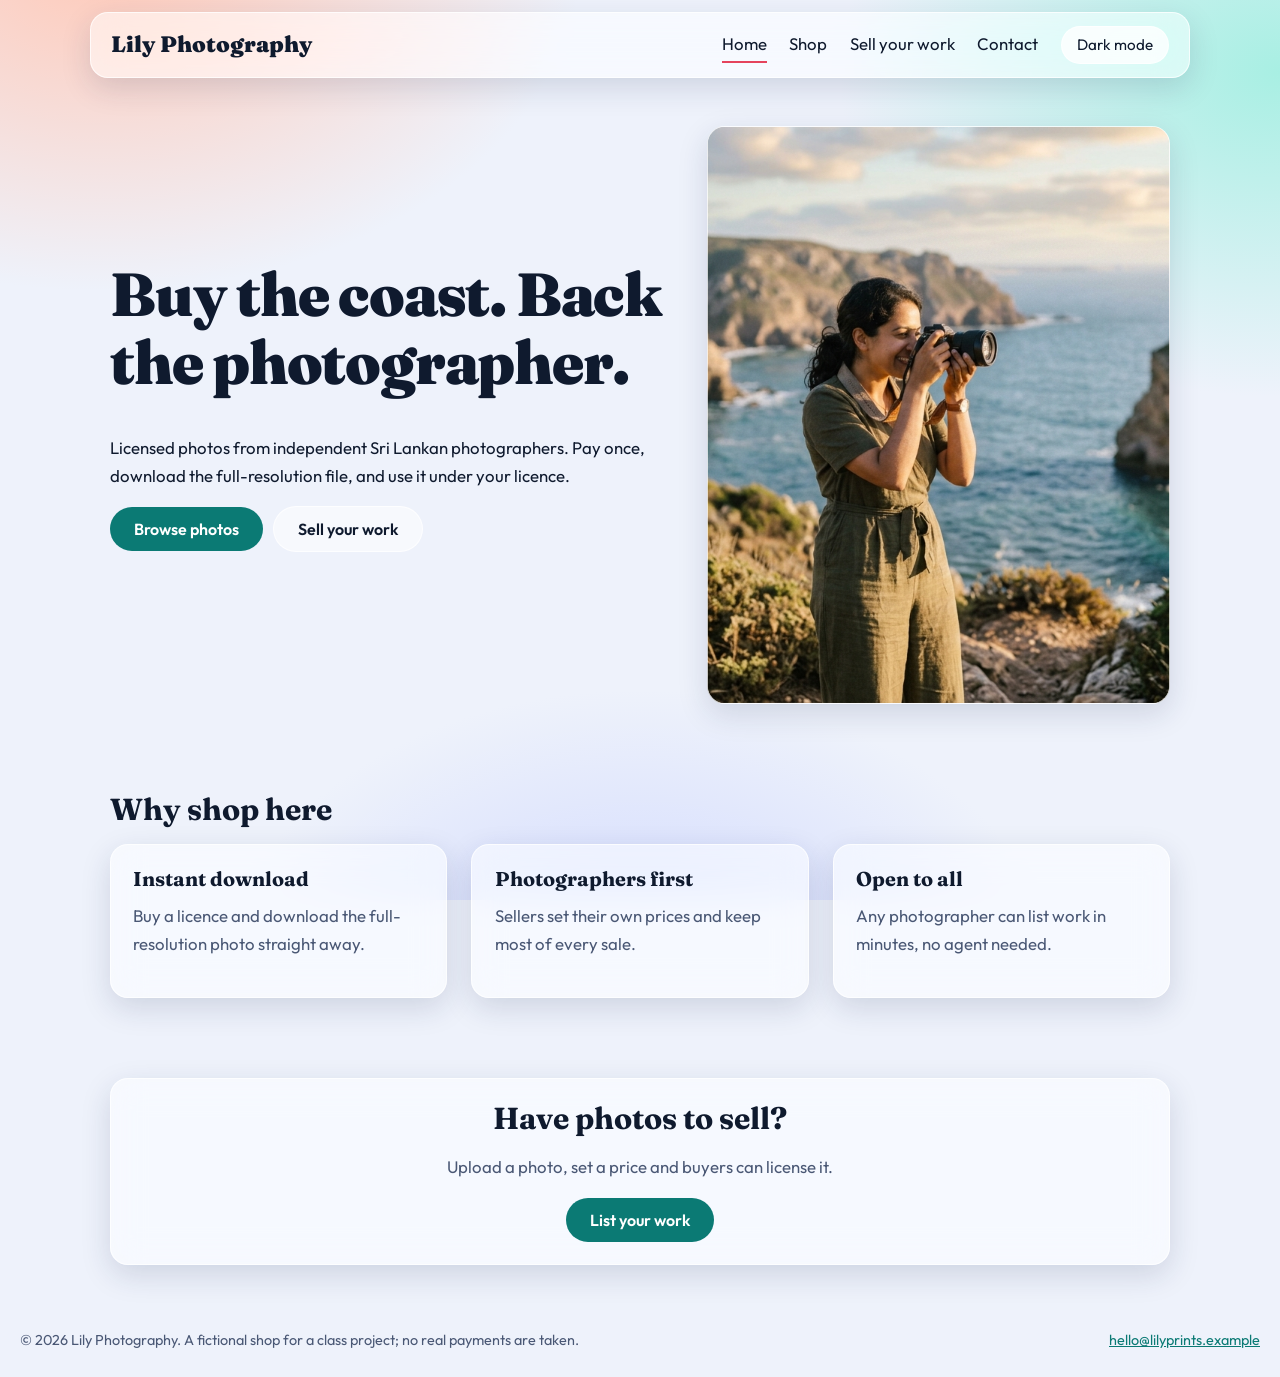
<file: index.html>
<!DOCTYPE html>
<html lang="en">
<head>
<meta charset="UTF-8">
<meta name="viewport" content="width=device-width, initial-scale=1">
<title>Home | Lily-Photography</title>
<meta name="description" content="Lily Photography: license photos from independent Sri Lankan photographers, or sell your own.">
<link rel="preconnect" href="https://fonts.googleapis.com">
<link rel="stylesheet" href="https://fonts.googleapis.com/css2?family=Fraunces:wght@500;700;900&family=Outfit:wght@400;500;600&display=swap">
<link rel="stylesheet" href="css/layout.css">
<link rel="stylesheet" href="css/style.css">
<script src="js/theme.js"></script>
</head>
<body>
<a class="skip" href="#main">Skip to content</a>
<header class="site-header glass">
  <a class="brand" href="index.html">Lily Photography</a>
  <button class="menu-btn" id="menuBtn" aria-expanded="false" aria-controls="nav" aria-label="Toggle menu"><span></span><span></span><span></span></button>
  <nav id="nav" class="nav" aria-label="Main">
    <a href="index.html" aria-current="page">Home</a>
    <a href="portfolio.html">Shop</a>
    <a href="sell.html">Sell your work</a>
    <a href="contact.html">Contact</a>
    <button id="themeBtn" class="pill" aria-label="Toggle dark mode">Dark mode</button>
  </nav>
</header>
<main id="main">
  <section class="hero">
    <div class="hero-text">
      <h1>Buy the coast. Back the photographer.</h1>
      <p>Licensed photos from independent Sri Lankan photographers. Pay once, download the full-resolution file, and use it under your licence.</p>
      <p class="btn-row"><a class="btn" href="portfolio.html">Browse photos</a> <a class="btn ghost" href="sell.html">Sell your work</a></p>
    </div>
   <img class="hero-art glass" src="images/hero.jpg" alt="Sunrise over the Sri Lankan coast" style="object-fit:cover;width:100%;">
  </section>
  <section class="section">
    <h2>Why shop here</h2>
    <div class="grid-3">
      <article class="card glass"><h3>Instant download</h3><p>Buy a licence and download the full-resolution photo straight away.</p></article>
      <article class="card glass"><h3>Photographers first</h3><p>Sellers set their own prices and keep most of every sale.</p></article>
      <article class="card glass"><h3>Open to all</h3><p>Any photographer can list work in minutes, no agent needed.</p></article>
    </div>
  </section>
  <section class="section">
    <div class="card glass cta"><h2>Have photos to sell?</h2><p>Upload a photo, set a price and buyers can license it.</p><a class="btn" href="sell.html">List your work</a></div>
  </section>
</main>
<footer class="site-footer">
  <p>&copy; 2026 Lily Photography. A fictional shop for a class project; no real payments are taken.</p>
  <p><a href="contact.html">hello@lilyprints.example</a></p>
</footer>
<script src="js/nav.js"></script>

</body>
</html>
</file>
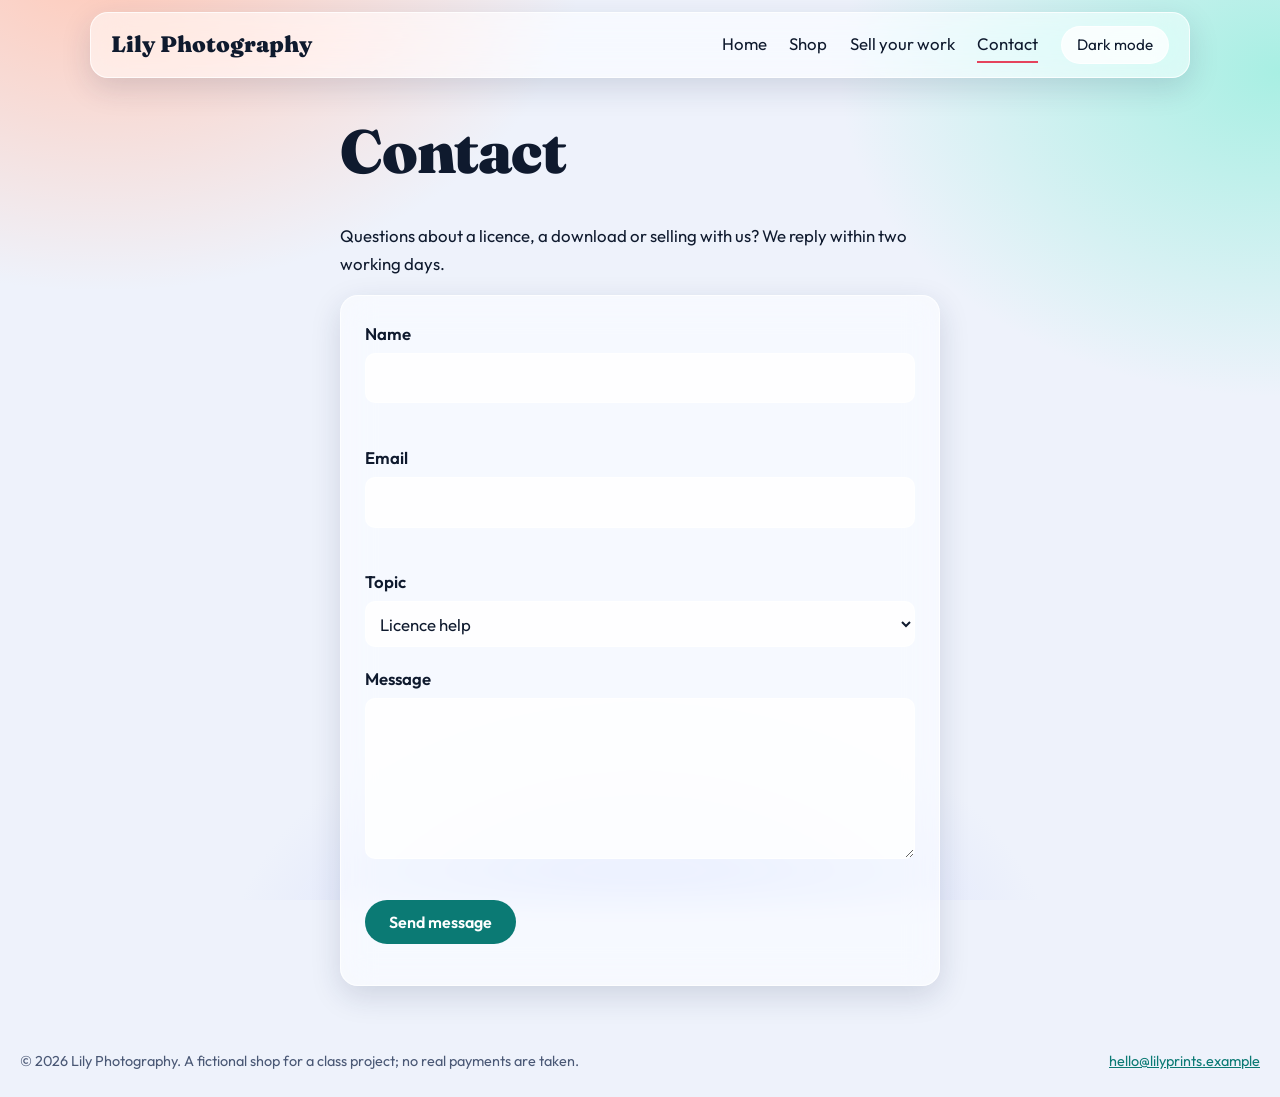
<file: contact.html>
<!DOCTYPE html>
<html lang="en">
<head>
<meta charset="UTF-8">
<meta name="viewport" content="width=device-width, initial-scale=1">
<title>Contact | Lily Photography</title>
<meta name="description" content="Lily Photography: license photos from independent Sri Lankan photographers, or sell your own.">
<link rel="preconnect" href="https://fonts.googleapis.com">
<link rel="stylesheet" href="https://fonts.googleapis.com/css2?family=Fraunces:wght@500;700;900&family=Outfit:wght@400;500;600&display=swap">
<link rel="stylesheet" href="css/layout.css">
<link rel="stylesheet" href="css/style.css">
<script src="js/theme.js"></script>
</head>
<body>
<a class="skip" href="#main">Skip to content</a>
<header class="site-header glass">
  <a class="brand" href="index.html">Lily Photography</a>
  <button class="menu-btn" id="menuBtn" aria-expanded="false" aria-controls="nav" aria-label="Toggle menu"><span></span><span></span><span></span></button>
  <nav id="nav" class="nav" aria-label="Main">
    <a href="index.html">Home</a>
    <a href="portfolio.html">Shop</a>
    <a href="sell.html">Sell your work</a>
    <a href="contact.html" aria-current="page">Contact</a>
    <button id="themeBtn" class="pill" aria-label="Toggle dark mode">Dark mode</button>
  </nav>
</header>
<main id="main">
  <section class="section narrow">
    <h1>Contact</h1>
    <p>Questions about a licence, a download or selling with us? We reply within two working days.</p>
    <form id="contactForm" class="glass form-card" novalidate>
      <div class="field"><label for="name">Name</label><input id="name" name="name" type="text" autocomplete="name" required><span class="error" id="nameError" role="alert"></span></div>
      <div class="field"><label for="email">Email</label><input id="email" name="email" type="email" autocomplete="email" required><span class="error" id="emailError" role="alert"></span></div>
      <div class="field"><label for="topic">Topic</label><select id="topic" name="topic"><option>Licence help</option><option>Selling with us</option><option>Commission</option><option>Other</option></select></div>
      <div class="field"><label for="message">Message</label><textarea id="message" name="message" rows="5" required></textarea><span class="error" id="messageError" role="alert"></span></div>
      <button class="btn" type="submit">Send message</button>
      <p id="formStatus" class="status" role="status"></p>
    </form>
  </section>
</main>
<footer class="site-footer">
  <p>&copy; 2026 Lily Photography. A fictional shop for a class project; no real payments are taken.</p>
  <p><a href="contact.html">hello@lilyprints.example</a></p>
</footer>
<script src="js/nav.js"></script>
<script src="js/validation.js"></script>
</body>
</html>
</file>
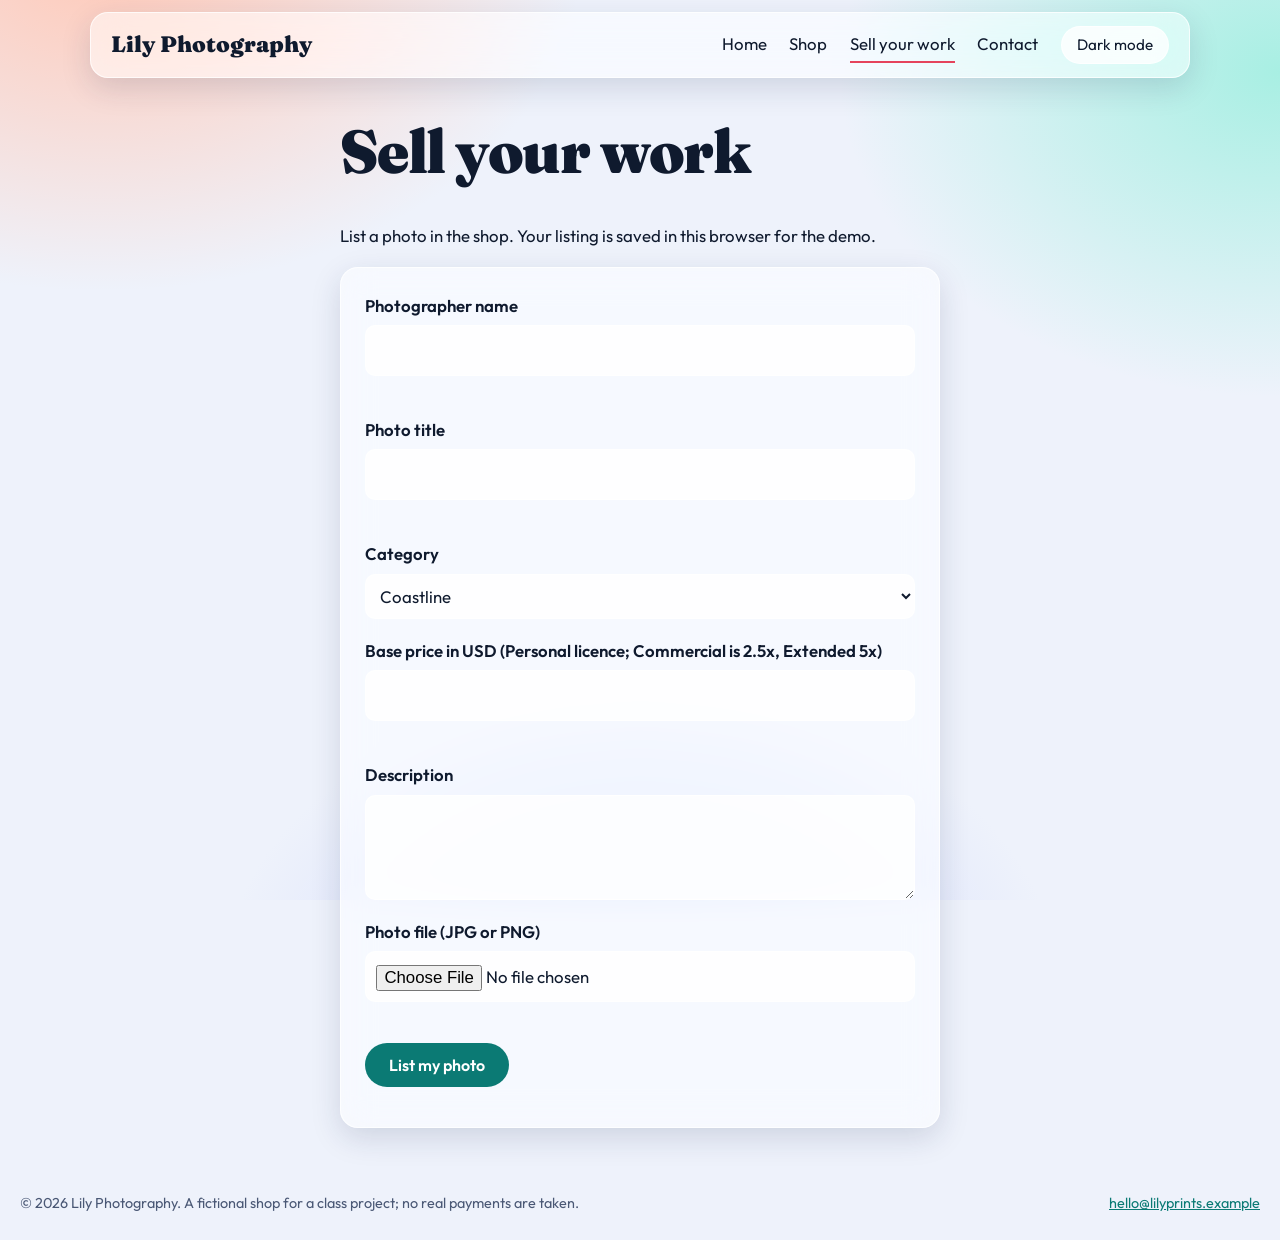
<file: sell.html>
<!DOCTYPE html>
<html lang="en">
<head>
<meta charset="UTF-8">
<meta name="viewport" content="width=device-width, initial-scale=1">
<title>Sell your work | Lily Photography</title>
<meta name="description" content="Lily Photography: license photos from independent Sri Lankan photographers, or sell your own.">
<link rel="preconnect" href="https://fonts.googleapis.com">
<link rel="stylesheet" href="https://fonts.googleapis.com/css2?family=Fraunces:wght@500;700;900&family=Outfit:wght@400;500;600&display=swap">
<link rel="stylesheet" href="css/layout.css">
<link rel="stylesheet" href="css/style.css">
<script src="js/theme.js"></script>
</head>
<body>
<a class="skip" href="#main">Skip to content</a>
<header class="site-header glass">
  <a class="brand" href="index.html">Lily Photography</a>
  <button class="menu-btn" id="menuBtn" aria-expanded="false" aria-controls="nav" aria-label="Toggle menu"><span></span><span></span><span></span></button>
  <nav id="nav" class="nav" aria-label="Main">
    <a href="index.html">Home</a>
    <a href="portfolio.html">Shop</a>
    <a href="sell.html" aria-current="page">Sell your work</a>
    <a href="contact.html">Contact</a>
    <button id="themeBtn" class="pill" aria-label="Toggle dark mode">Dark mode</button>
  </nav>
</header>
<main id="main">
  <section class="section narrow">
    <h1>Sell your work</h1>
    <p>List a photo in the shop. Your listing is saved in this browser for the demo.</p>
    <form id="sellForm" class="glass form-card" novalidate>
      <div class="field"><label for="seller">Photographer name</label><input id="seller" name="seller" type="text" required><span class="error" id="sellerError" role="alert"></span></div>
      <div class="field"><label for="title">Photo title</label><input id="title" name="title" type="text" required><span class="error" id="titleError" role="alert"></span></div>
      <div class="field"><label for="category">Category</label>
        <select id="category" name="category"><option>Coastline</option><option>Hill country</option><option>Wildlife</option><option>Street</option></select></div>
      <div class="field"><label for="price">Base price in USD (Personal licence; Commercial is 2.5x, Extended 5x)</label><input id="price" name="price" type="number" min="1" step="0.01" required><span class="error" id="priceError" role="alert"></span></div>
      <div class="field"><label for="description">Description</label><textarea id="description" name="description" rows="3"></textarea></div>
      <div class="field"><label for="photo">Photo file (JPG or PNG)</label><input id="photo" name="photo" type="file" accept="image/*" required><span class="error" id="photoError" role="alert"></span></div>
      <button class="btn" type="submit">List my photo</button>
      <p id="sellStatus" class="status" role="status"></p>
    </form>
  </section>
</main>
<footer class="site-footer">
  <p>&copy; 2026 Lily Photography. A fictional shop for a class project; no real payments are taken.</p>
  <p><a href="contact.html">hello@lilyprints.example</a></p>
</footer>
<script src="js/nav.js"></script>
<script src="js/sell.js"></script>
</body>
</html>
</file>
<file: css/layout.css>
/* Layout: structure and responsive behaviour (CSS Layout Designer) */
*,*::before,*::after{box-sizing:border-box}
body{margin:0;min-height:100vh;display:flex;flex-direction:column}
main{flex:1}
.site-header{display:flex;align-items:center;justify-content:space-between;padding:.8rem 1.25rem;position:sticky;top:.75rem;margin:.75rem auto 0;width:min(1100px,calc(100% - 1.5rem));z-index:8}
.nav{display:flex;align-items:center;gap:1.4rem}
.menu-btn{display:none}
.hero{display:grid;grid-template-columns:1.1fr .9fr;gap:2rem;align-items:center;padding:3rem 1.25rem;max-width:1100px;margin:0 auto}
.hero-art{aspect-ratio:4/5}
.section{max-width:1100px;margin:0 auto;padding:2.5rem 1.25rem}
.narrow{max-width:640px}
.grid-3{display:grid;grid-template-columns:repeat(3,1fr);gap:1.5rem}
.filters,.btn-row,.buy-row{display:flex;flex-wrap:wrap;gap:.6rem;align-items:center}
.filters{margin:1rem 0 1.5rem}
.buy-row{justify-content:space-between;margin-top:.5rem}
.field{display:flex;flex-direction:column;gap:.35rem;margin-bottom:1.1rem}
.site-footer{display:flex;justify-content:space-between;flex-wrap:wrap;gap:.5rem;padding:1.5rem 1.25rem}
.modal{position:fixed;inset:0;display:flex;align-items:center;justify-content:center;padding:1rem;z-index:20}
.modal[hidden]{display:none}
.modal-box{position:relative;width:min(560px,100%);max-height:90vh;overflow:auto;padding:1.5rem}
.modal-art{aspect-ratio:16/10;margin-bottom:1rem}
.modal-close{position:absolute;top:.5rem;right:.75rem}

@media (max-width:900px){ /* tablet */
  .grid-3{grid-template-columns:repeat(2,1fr)}
  .hero{grid-template-columns:1fr}
  .hero-art{aspect-ratio:16/9}
  .nav{gap:.9rem}
}
@media (max-width:700px){ /* mobile */
  .grid-3{grid-template-columns:1fr}
  .menu-btn{display:flex;flex-direction:column;gap:5px;padding:.5rem}
  .nav{display:none;position:absolute;top:calc(100% + .5rem);left:0;right:0;flex-direction:column;align-items:flex-start;padding:1rem 1.25rem;gap:1rem}
  .nav.open{display:flex}
}
</file>
<file: css/style.css>
/* Style: theme, colours, glass effect, typography (CSS Styling Designer) */
:root{
  --ink:#0f1a2e; --muted:#4a5875; --accent:#0b7a74; --accent-ink:#ffffff; --pop:#e5435c;
  --glass:rgba(255,255,255,.55); --glass-line:rgba(255,255,255,.75); --field:rgba(255,255,255,.8);
  --shadow:0 10px 30px rgba(30,40,80,.15); --error:#b3261e;
  --bg:radial-gradient(800px 560px at 8% -5%,#ffc9b8 0,transparent 60%),radial-gradient(760px 560px at 100% 8%,#a8efe3 0,transparent 58%),radial-gradient(700px 500px at 50% 110%,#cdd6ff 0,transparent 60%),#eef2fb;
  --font-head:"Fraunces",Georgia,serif; --font-body:"Outfit",system-ui,sans-serif;
}
:root[data-theme="dark"]{
  --ink:#eaf0ff; --muted:#a9b6d3; --accent:#3ee0cf; --accent-ink:#06201d; --pop:#ff7a8e;
  --glass:rgba(255,255,255,.08); --glass-line:rgba(255,255,255,.18); --field:rgba(255,255,255,.07);
  --shadow:0 10px 34px rgba(0,0,0,.45); --error:#ff9a90;
  --bg:radial-gradient(800px 560px at 8% -5%,rgba(255,93,115,.35) 0,transparent 60%),radial-gradient(760px 560px at 100% 8%,rgba(25,195,177,.30) 0,transparent 58%),radial-gradient(700px 500px at 50% 110%,rgba(91,75,255,.28) 0,transparent 60%),#0a1020;
}
body{background:var(--bg);background-attachment:fixed;color:var(--ink);font:400 1.05rem/1.65 var(--font-body);transition:color .3s}
h1,h2,h3,.brand{font-family:var(--font-head);line-height:1.12;margin:0 0 .6em}
h1{font-size:clamp(2.3rem,5.2vw,3.8rem);font-weight:900;letter-spacing:-.02em}
h2{font-size:1.9rem;font-weight:700} h3{font-size:1.25rem;font-weight:700}
p{max-width:65ch;margin:0 0 1em;color:var(--muted)}
h1+p,.hero p:first-of-type{color:var(--ink)}
a{color:var(--accent)}
:focus-visible{outline:3px solid var(--pop);outline-offset:2px}
.skip{position:absolute;left:-999px} .skip:focus{left:1rem;top:1rem;background:var(--glass);padding:.5rem;z-index:40}

/* Glass effect: translucent fill + blur + light border */
.glass{background:var(--glass);border:1px solid var(--glass-line);border-radius:18px;box-shadow:var(--shadow);-webkit-backdrop-filter:blur(16px) saturate(150%);backdrop-filter:blur(16px) saturate(150%)}

.brand{font-size:1.4rem;font-weight:900;text-decoration:none;color:var(--ink);margin:0}
.nav a{color:var(--ink);text-decoration:none;padding:.2rem 0;border-bottom:2px solid transparent;transition:border-color .2s}
.nav a:hover,.nav a[aria-current="page"]{border-color:var(--pop)}
.pill,.filter,.modal-close{background:var(--field);border:1px solid var(--glass-line);color:var(--ink);font:inherit;font-size:.95rem;cursor:pointer;border-radius:999px;padding:.35rem .95rem;transition:background .2s,border-color .2s}
.pill:hover,.filter:hover{border-color:var(--accent)}
.menu-btn{background:none;border:none;cursor:pointer} .menu-btn span{display:block;width:24px;height:2px;background:var(--ink)}
.btn{display:inline-block;background:var(--accent);color:var(--accent-ink);border:0;border-radius:999px;padding:.75rem 1.5rem;font:600 1rem var(--font-body);text-decoration:none;cursor:pointer;transition:transform .2s,box-shadow .2s}
.btn:hover{transform:translateY(-2px);box-shadow:0 8px 18px rgba(0,0,0,.25)}
.btn.small{padding:.45rem 1.1rem;font-size:.95rem}
.btn.ghost{background:var(--glass);color:var(--ink);border:1px solid var(--glass-line);-webkit-backdrop-filter:blur(10px);backdrop-filter:blur(10px)}

.hero h1{animation:rise .9s ease-out both}
.hero p,.hero .btn-row{animation:rise .9s .2s ease-out both}
.hero-art{background:url("../images/hero.jpg") center / cover no-repeat}

@keyframes rise{from{opacity:0;transform:translateY(18px)}to{opacity:1;transform:none}}
.card{padding:1.4rem}
.cta{text-align:center} .cta p{margin-inline:auto}
.card.work{padding:0;overflow:hidden;transition:transform .25s}
.card.work:hover{transform:translateY(-4px)}
.work-art{display:block;width:100%;border:0;aspect-ratio:4/3;cursor:pointer;padding:0}
.work-info{padding:1rem 1.1rem 1.2rem}
.work-info h3{margin-bottom:.15em}
.meta{color:var(--accent);font-size:.92rem;margin:0}
.price{font:700 1.25rem var(--font-head)}
.filter[aria-pressed="true"]{background:var(--accent);color:var(--accent-ink);border-color:var(--accent)}
.form-card{padding:1.5rem}
label{font-weight:600}
input,select,textarea{font:inherit;color:var(--ink);background:var(--field);border:1px solid var(--glass-line);border-radius:10px;padding:.65rem}
input.invalid,textarea.invalid{border-color:var(--error)}
.error{color:var(--error);font-size:.9rem;min-height:1.2em}
.status{margin-top:1rem;font-weight:600;color:var(--accent)}
.modal{background:rgba(8,14,30,.55);-webkit-backdrop-filter:blur(6px);backdrop-filter:blur(6px)}
.modal-box{animation:rise .3s ease-out}
.modal-art,.work-art{border-radius:0;background-size:cover}
.modal-art{border-radius:12px}
.site-footer{font-size:.9rem;color:var(--muted)} .site-footer p{margin:0}
@media (max-width:700px){
  .nav{background:#f4f7fd;border:1px solid var(--glass-line);border-radius:18px;box-shadow:var(--shadow)}
  :root[data-theme="dark"] .nav{background:#141c33}
  .nav a{padding:.5rem 0}
}
@media (prefers-reduced-motion:reduce){*{animation:none!important;transition:none!important}}
fieldset.tiers{border:0;padding:0;margin:0 0 1rem}
.tiers legend{font-weight:600;margin-bottom:.5rem}
.tier{display:flex;gap:.7rem;align-items:flex-start;padding:.7rem .9rem;margin-bottom:.5rem;border:1px solid var(--glass-line);border-radius:12px;background:var(--field);cursor:pointer;font-weight:400}
.tier:has(input:checked){border-color:var(--accent)}
.tier small{color:var(--muted)} .tier em{font-style:normal;color:var(--accent);font-weight:600}
#licDone .btn-row{margin-top:1rem}
</file>
